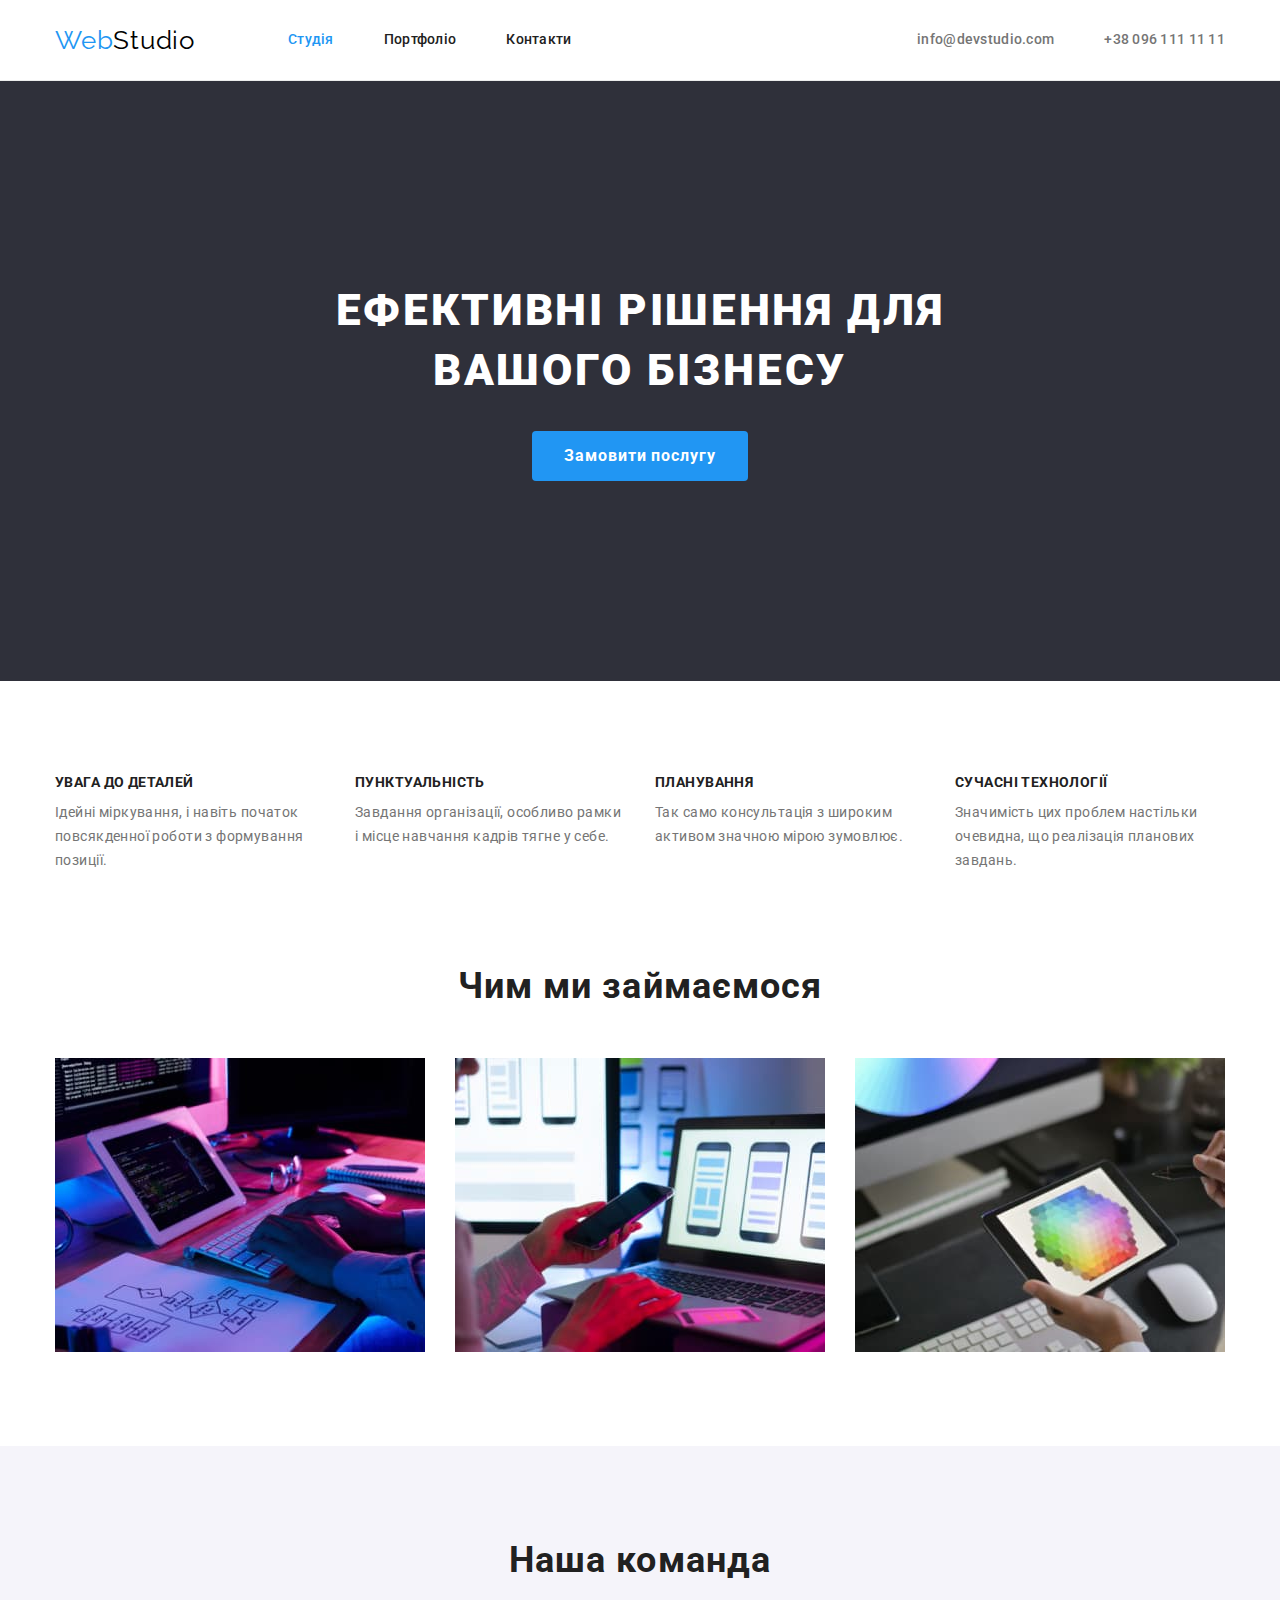
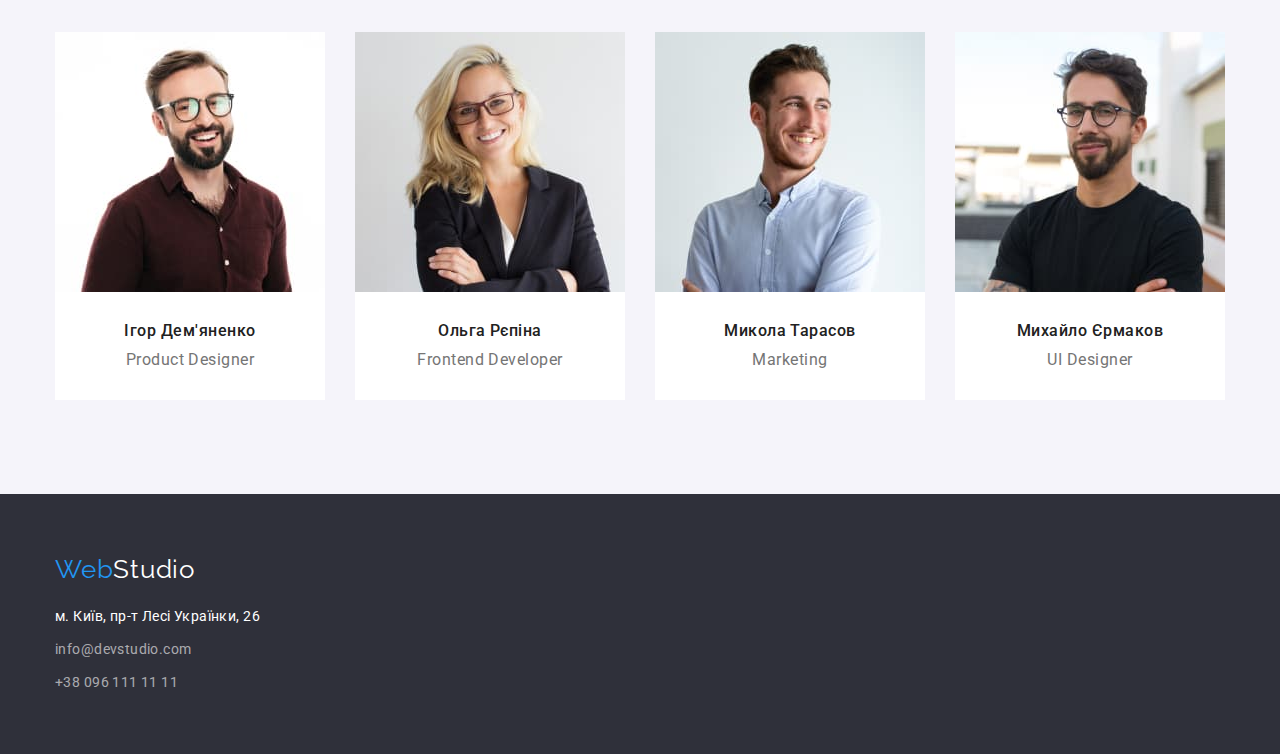
<file: index.html>
<!DOCTYPE html>
<html lang="uk">
  <head>
    <meta charset="UTF-8" />
    <meta http-equiv="X-UA-Compatible" content="IE=edge" />
    <meta name="viewport" content="width=device-width, initial-scale=1.0" />
    <title>Головна</title>
    <link rel="preconnect" href="https://fonts.googleapis.com" />
    <link rel="preconnect" href="https://fonts.gstatic.com" crossorigin />
    <link
      href="https://fonts.googleapis.com/css2?family=Raleway:wght@700&family=Roboto:wght@400;500;700;900&display=swap"
      rel="stylesheet"
    />
    <link
      rel="stylesheet"
      href="https://cdnjs.cloudflare.com/ajax/libs/modern-normalize/1.1.0/modern-normalize.min.css"
    />
    <link rel="stylesheet" href="./css/style.css" />
  </head>
  <body>
    <!-- Шапка сайта -->
    <header class="header">
      <div class="container header-main">
        <nav class="navigation">
          <a class="logo" href="index.html"
            >Web<span class="logo-header">Studio</span></a
          >

          <ul class="header-nav">
            <li class="header-item">
              <a class="link current" href="index.html">Студія</a>
            </li>
            <li class="header-item">
              <a class="link" href="portfolio.html">Портфоліо</a>
            </li>
            <li class="header-item"><a class="link">Контакти</a></li>
          </ul>
        </nav>

        <ul class="header-cont">
          <li class="contact-item">
            <a class="contacts" href="mailto:info@devstudio.com"
              >info@devstudio.com</a
            >
          </li>
          <li class="contact-item">
            <a class="contacts" href="tel:+380961111111">+38 096 111 11 11</a>
          </li>
        </ul>
      </div>
    </header>

    <!-- HERO -->

    <main>
      <section class="hero">
        <div class="container">
          <h1 class="main-text">Ефективні рішення для вашого бізнесу</h1>
          <button class="button" type="button">Замовити послугу</button>
        </div>
      </section>

      <!-- Наши приимущества -->

      <section class="section">
        <div class="container">
          <ul class="main-subtitle">
            <li class="main-item">
              <h2 class="subtitle">УВАГА ДО ДЕТАЛЕЙ</h2>
              <p class="text">
                Ідейні міркування, і навіть початок повсякденної роботи з
                формування позиції.
              </p>
            </li>

            <li class="main-item">
              <h2 class="subtitle">ПУНКТУАЛЬНІСТЬ</h2>
              <p class="text">
                Завдання організації, особливо рамки і місце навчання кадрів
                тягне у себе.
              </p>
            </li>

            <li class="main-item">
              <h2 class="subtitle">ПЛАНУВАННЯ</h2>
              <p class="text">
                Так само консультація з широким активом значною мірою зумовлює.
              </p>
            </li>

            <li class="main-item">
              <h2 class="subtitle">СУЧАСНІ ТЕХНОЛОГІЇ</h2>
              <p class="text">
                Значимість цих проблем настільки очевидна, що реалізація
                планових завдань.
              </p>
            </li>
          </ul>
        </div>
      </section>

      <!-- Спецификация -->

      <section class="section main-section">
        <div class="container">
          <h2 class="title">Чим ми займаємося</h2>
          <ul class="img-list">
            <li class="img-item">
              <img
                src="./images/img_1.jpg"
                alt="Работа на компьютере-1"
                width="370"
                height="294"
              />
            </li>

            <li class="img-item">
              <img
                src="./images/img_2.jpg"
                alt="Работа на компьютере-2"
                width="370"
                height="294"
              />
            </li>

            <li class="img-item">
              <img
                src="./images/img_3.jpg"
                alt="Работа на планшете"
                width="370"
                height="294"
              />
            </li>
          </ul>
        </div>
      </section>

      <!-- Наша команда -->

      <section class="command section">
        <div class="container">
          <h2 class="title">Наша команда</h2>

          <ul class="command-list">
            <li class="command-item">
              <img class="command-image"
                src="./images/Ihor_Demyanenko.jpg"
                alt="Ігор Дем'яненко"
                width="270"
                height="260"
              />
              <h3 class="caption">Ігор Дем'яненко</h3>
              <p class="command-text">Product Designer</p>
            </li>

            <li class="command-item">
              <img class="command-image"
                src="./images/Olga_Repina.jpg"
                alt="Ольга Рєпіна"
                width="270"
                height="260"
              />
              <h3 class="caption">Ольга Рєпіна</h3>
              <p class="command-text">Frontend Developer</p>
            </li>

            <li class="command-item">
              <img class="command-image"
                src="./images/Mikola_Tarasov.jpg"
                alt="Микола Тарасов"
                width="270"
                height="260"
              />
              <h3 class="caption">Микола Тарасов</h3>
              <p class="command-text">Marketing</p>
            </li>

            <li class="command-item">
              <img class="command-image"
                src="./images/Michael_Ermakov.jpg"
                alt="Михайло Єрмаков"
                width="270"
                height="260"
              />
              <h3 class="caption">Михайло Єрмаков</h3>
              <p class="command-text">UI Designer</p>
            </li>
          </ul>
        </div>
      </section>
    </main>

    <!-- Подвал сайта -->

    <footer class="footer">
      <div class="container">
        <a class="logo" href="index.html"
          >Web<span class="logo-footer">Studio</span></a
        >

        <address>
          <ul class="footer-address">
            <li>
              <a class="address" href="https://goo.gl/maps/B9KnuJ7qU61FjTXw7" target="_blank"
                >м. Київ, пр-т Лесі Українки, 26</a
              >
            </li>
            <li class="footer-item">
              <a class="footer-link" href="mailto:info@devstudio.com"
                >info@devstudio.com</a
              >
            </li>
            <li class="footer-item">
              <a class="footer-link" href="tel:+380961111111">+38 096 111 11 11</a>
            </li>
          </ul>
        </address>
      </div>
    </footer>
  </body>
</html>
</file>
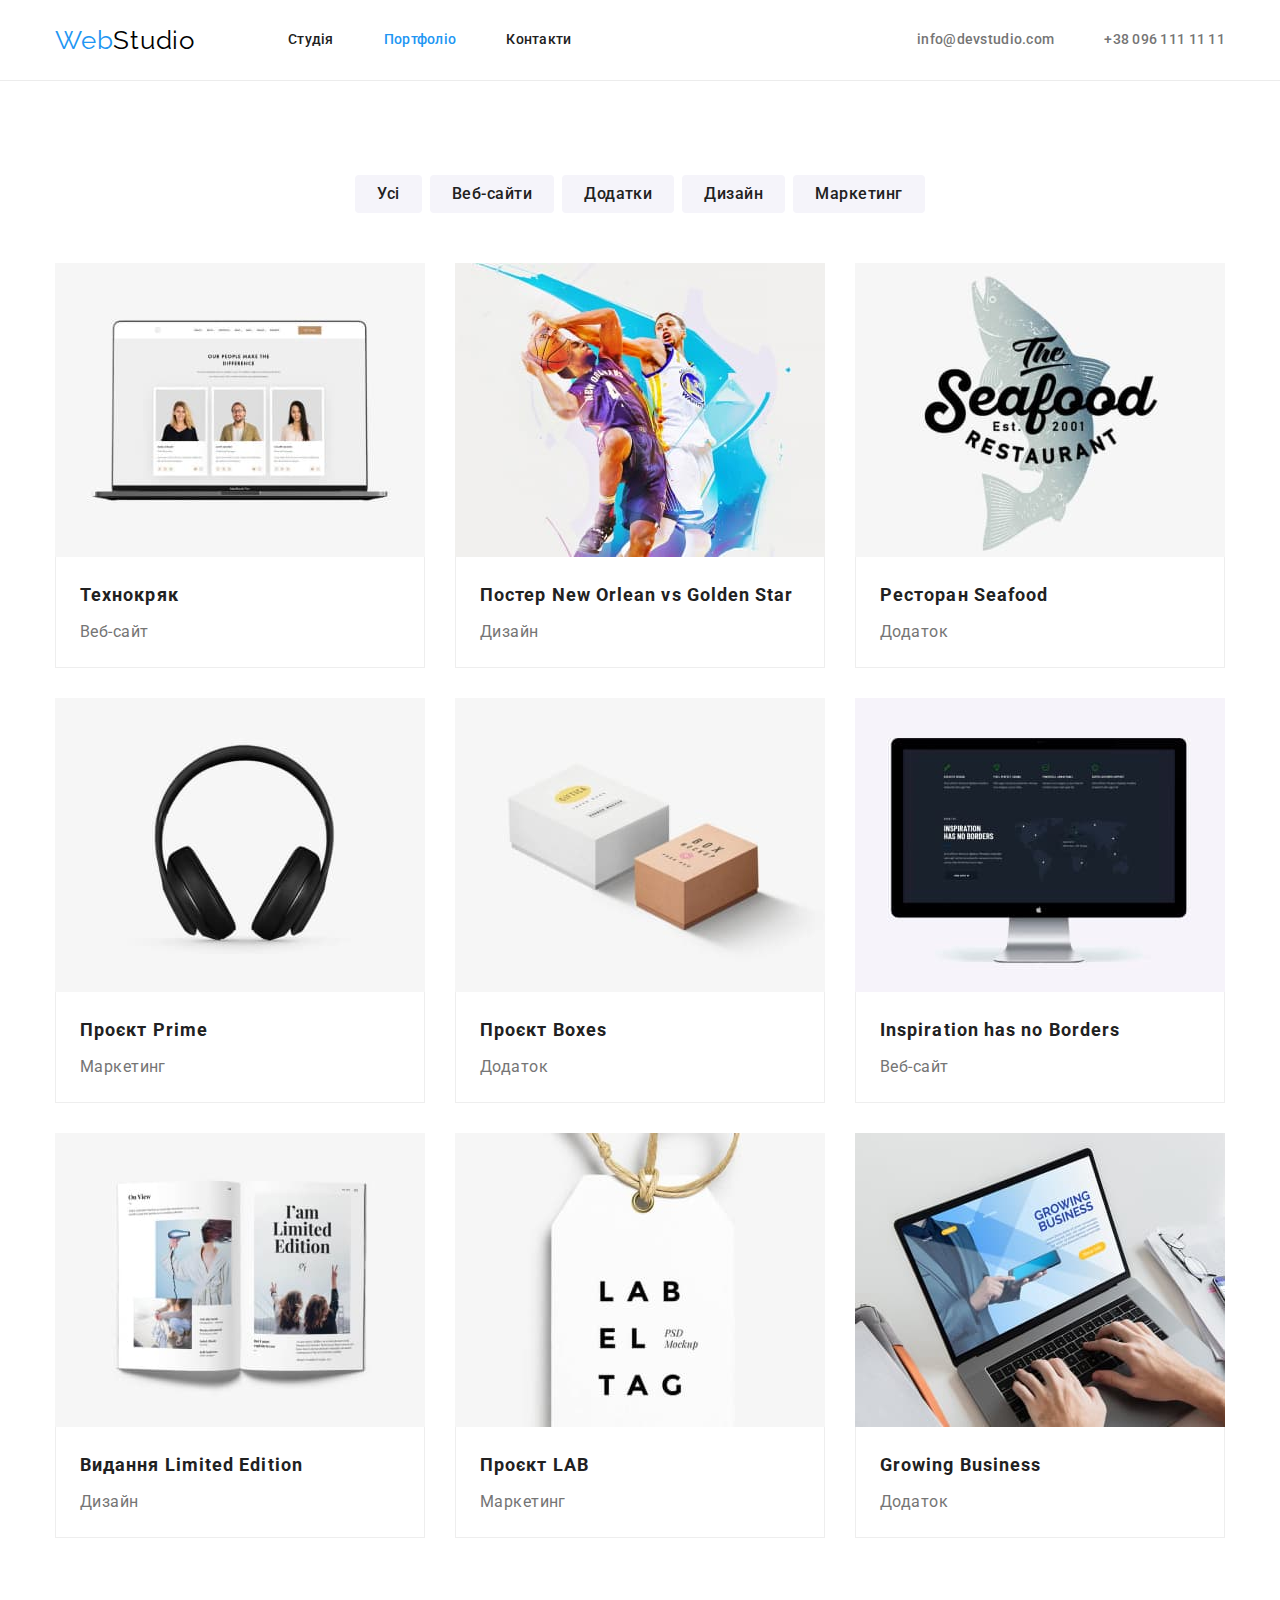
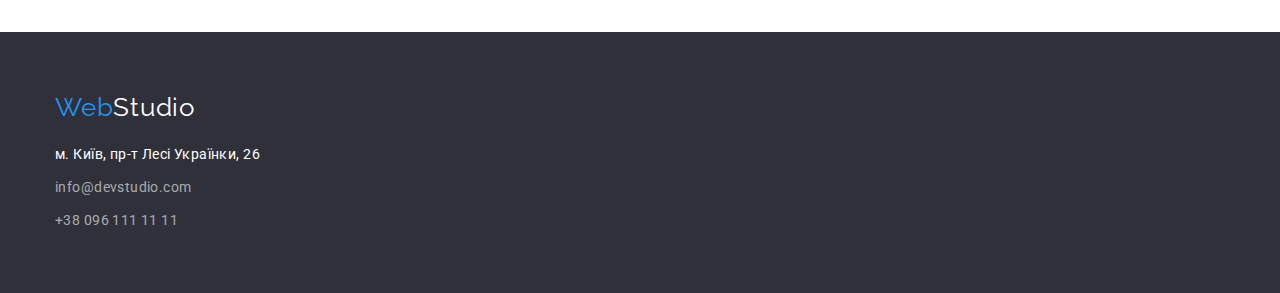
<file: portfolio.html>
<!DOCTYPE html>
<html lang="uk">
  <head>
    <meta charset="UTF-8" />
    <meta http-equiv="X-UA-Compatible" content="IE=edge" />
    <meta name="viewport" content="width=device-width, initial-scale=1.0" />
    <title>Портфоліо</title>
    <link rel="preconnect" href="https://fonts.googleapis.com" />
    <link rel="preconnect" href="https://fonts.gstatic.com" crossorigin />
    <link
      href="https://fonts.googleapis.com/css2?family=Raleway:wght@700&family=Roboto:wght@400;500;700;900&display=swap"
      rel="stylesheet"
    />
    <link
      rel="stylesheet"
      href="https://cdnjs.cloudflare.com/ajax/libs/modern-normalize/1.1.0/modern-normalize.min.css"
    />
    <link rel="stylesheet" href="./css/style.css" />
  </head>
  <body>
    <!-- Шапка сайта -->
    <header class="header">
      <div class="container header-main">
        <nav class="navigation">
          <a class="logo" href="index.html"
            >Web<span class="logo-header">Studio</span></a
          >

          <ul class="header-nav">
            <li class="header-item">
              <a class="link" href="index.html">Студія</a>
            </li>
            <li class="header-item">
              <a class="link current" href="portfolio.html">Портфоліо</a>
            </li>
            <li class="header-item"><a class="link">Контакти</a></li>
          </ul>
        </nav>

        <ul class="header-cont">
          <li class="contact-item">
            <a class="contacts" href="mailto:info@devstudio.com"
              >info@devstudio.com</a
            >
          </li>
          <li class="contact-item">
            <a class="contacts" href="tel:+380961111111">+38 096 111 11 11</a>
          </li>
        </ul>
      </div>
    </header>

    <!-- Hero -->

    <section class="section">
      <div class="container">
        <h1 class="visually-hidden">Приклади робіт</h1>

        <ul class="btn-list">
          <li class="btn-item">
            <button class="btn" type="button">Усі</button>
          </li>

          <li class="btn-item">
            <button class="btn" type="button">Веб-сайти</button>
          </li>

          <li class="btn-item">
            <button class="btn" type="button">Додатки</button>
          </li>

          <li class="btn-item">
            <button class="btn" type="button">Дизайн</button>
          </li>

          <li class="btn-item">
            <button class="btn" type="button">Маркетинг</button>
          </li>
        </ul>

        <!-- Примеры работ -->

        <ul class="work-list">
          <li class="work-item">
            <a>
              <img
                src="./images/img-1.jpg"
                alt="Приклад_1"
                width="370"
                height="294"
              />
              <div class="work-block">
                <h2 class="work-title">Технокряк</h2>
                <p class="work-text">Веб-сайт</p>
              </div>
            </a>
          </li>

          <li class="work-item">
            <a>
              <img
                src="./images/img-2.jpg"
                alt="Приклад_2"
                width="370"
                height="294"
              />
              <div class="work-block">
                <h2 class="work-title">Постер New Orlean vs Golden Star</h2>
                <p class="work-text">Дизайн</p>
              </div>
            </a>
          </li>

          <li class="work-item">
            <a>
              <img
                src="./images/img-3.jpg"
                alt="Приклад_3"
                width="370"
                height="294"
              />
              <div class="work-block">
                <h2 class="work-title">Ресторан Seafood</h2>
                <p class="work-text">Додаток</p>
              </div>
            </a>
          </li>

          <li class="work-item">
            <a>
              <img
                src="./images/img-4.jpg"
                alt="Приклад_4"
                width="370"
                height="294"
              />
              <div class="work-block">
                <h2 class="work-title">Проєкт Prime</h2>
                <p class="work-text">Маркетинг</p>
              </div>
            </a>
          </li>

          <li class="work-item">
            <a>
              <img
                src="./images/img-5.jpg"
                alt="Приклад_5"
                width="370"
                height="294"
              />
              <div class="work-block">
                <h2 class="work-title">Проєкт Boxes</h2>
                <p class="work-text">Додаток</p>
              </div>
            </a>
          </li>

          <li class="work-item">
            <a>
              <img
                src="./images/img-6.jpg"
                alt="Приклад_6"
                width="370"
                height="294"
              />
              <div class="work-block">
                <h2 class="work-title">Inspiration has no Borders</h2>
                <p class="work-text">Веб-сайт</p>
              </div>
            </a>
          </li>

          <li class="work-item">
            <a>
              <img
                src="./images/img-7.jpg"
                alt="Приклад_7"
                width="370"
                height="294"
              />
              <div class="work-block">
                <h2 class="work-title">Видання Limited Edition</h2>
                <p class="work-text">Дизайн</p>
              </div>
            </a>
          </li>

          <li class="work-item">
            <a>
              <img
                src="./images/img-8.jpg"
                alt="Приклад_8"
                width="370"
                height="294"
              />
              <div class="work-block">
                <h2 class="work-title">Проєкт LAB</h2>
                <p class="work-text">Маркетинг</p>
              </div>
            </a>
          </li>

          <li class="work-item">
            <a>
              <img
                src="./images/img-9.jpg"
                alt="Приклад_9"
                width="370"
                height="294"
              />
              <div class="work-block">
                <h2 class="work-title">Growing Business</h2>
                <p class="work-text">Додаток</p>
              </div>
            </a>
          </li>
        </ul>
      </div>
    </section>

    <!-- Подвал сайта -->

    <footer class="footer">
      <div class="container">
        <a class="logo" href="index.html"
          >Web<span class="logo-footer">Studio</span></a
        >

        <address>
          <ul class="footer-address">
            <li>
              <a
                class="address"
                href="https://goo.gl/maps/B9KnuJ7qU61FjTXw7"
                target="_blank"
                >м. Київ, пр-т Лесі Українки, 26</a
              >
            </li>
            <li class="footer-item">
              <a class="footer-link" href="mailto:info@devstudio.com"
                >info@devstudio.com</a
              >
            </li>
            <li class="footer-item">
              <a class="footer-link" href="tel:+380961111111"
                >+38 096 111 11 11</a
              >
            </li>
          </ul>
        </address>
      </div>
    </footer>
  </body>
</html>
</file>
<file: css/style.css>
/* Переменные */
:root {
    --bg-color: #FFFFFF;
    --blue: #2196F3;
    --btn-active: #188CE8;
    --primary-color: #757575;
    --second-color: #212121;
    --logo-color: #000000;
    --bg-second: #F5F4FA;
    --bg-footer: #2F303A;
    --footer-address: rgba(255, 255, 255, 0.6);
}


/* Глобальные стили */

body {
    font-family: 'Roboto', sans-serif;
    font-size: 14px;
    letter-spacing: 0.03em;
    color: var(--primary-color);

    background-color: var(--bg-color);
}

h1, h2, h3, p, ul {
    margin: 0;
    padding: 0;
}

img {
    display: block;
    max-width: 100%;
    height: auto;
}

a {
    text-decoration: none;
}

ul {
    list-style: none;
}

.container {
    width: 1200px;
    margin: 0 auto;
    padding: 0 15px;
}

.section {
    padding: 94px 0;
}

.visually-hidden {
    position: absolute;
   width: 1px;
   height: 1px;
   margin: -1px;
   border: 0;
   padding: 0;
   white-space: nowrap;
   clip-path: inset(100%);
   clip: rect(0 0 0 0);
   overflow: hidden;
 }

.title {
    margin-bottom: 50px;

    font-weight: 700;
    font-size: 36px;
    line-height: 1.16;
    text-align: center;
    letter-spacing: 0.03em;
    color: var(--second-color);
}


/* Логотип */

.logo {
    font-family: 'Raleway', sans-serif;
    font-size: 26px;
    line-height: 1.19;
    letter-spacing: 0.03em;
    color: var(--blue);

}

.logo-header {
    margin-right: 93px;
    color: var(--logo-color);
}

.logo-footer {
    display: inline-block;
    margin-bottom: 20px;

    color: var(--bg-color);
}


/* Навігація */

.link.current {
    color: var(--blue);
}

.header {
    border-bottom: 1px solid #ECECEC;
}

.header-main {
    display: flex;
}

.header-nav {
    display: flex;
}

.header-item + .header-item {
    margin-left: 50px;
}

.navigation {
    display: flex;
    align-items: center;
}

.link {
    display: inline-block;
    padding-top: 32px;
    padding-bottom: 32px;

    font-weight: 500;
    font-size: 14px;
    line-height: 1.14;
    letter-spacing: 0.02em;
    color: var(--second-color);
}

.link:hover,
.link:focus {
    color: var(--blue);
}

.header-cont {
    display: flex;
    margin-left: auto;
}

.contact-item + .contact-item {
    margin-left: 50px;
}

.contacts {
    display: inline-block;
    padding-top: 32px;
    padding-bottom: 32px;

    font-weight: 500;
    font-size: 14px;
    line-height: 1.14;
    letter-spacing: 0.02em;
    color: var(--primary-color);
}

.contacts:hover,
.contacts:focus {
    color: var(--blue);
}



/* Герой на главной*/

.hero {
    padding-top: 200px;
    padding-bottom: 200px;
    text-align: center;

    background-color: var(--bg-footer);
}

.main-text {
    margin-left: auto;
    margin-right: auto;
    margin-bottom: 30px;
    width: 696px;

    font-weight: 900;
    font-size: 44px;
    line-height: 1.36;
    letter-spacing: 0.06em;
    text-transform: uppercase;
    color: var(--bg-color);
}

.button {
    padding: 10px 32px;

    font-family: 'Roboto';
    font-weight: 700;
    font-size: 16px;
    line-height: 1.88;
    letter-spacing: 0.06em;
    color: var(--bg-color);

    border: none;
    border-radius: 4px;
    background-color: var(--blue);
}

.button:hover,
.button:focus {
    background-color: var(--btn-active);
}


/* Наши приимущества */

.main-subtitle {
    display: flex;
}

.main-item {
    width: 270px;
}

.main-item + .main-item {
    margin-left: 30px;
}

.subtitle {
    margin-bottom: 10px;

    font-size: 14px;
    line-height: 1.14;
    color: var(--second-color);
}

.text {
line-height: 1.71;
}


/* Спецификация */

.main-section {
    padding-top: 0;
}

.img-list {
    display: flex;
}

.img-item + .img-item {
    margin-left: 30px;
}


/* Наша команда */

.command {
    background-color: var(--bg-second);
}

.command-list {
    display: flex;
}

.command-item {
    width: 270px;

    background-color: var(--bg-color);
}

.command-item + .command-item {
    margin-left: 30px;
}

.command-image {
    margin-bottom: 30px;
}

.command-title {
    margin-bottom: 50px;
}

.caption {
    margin-bottom: 10px;

    font-weight: 500;
    font-size: 16px;
    line-height: 1.18;
    letter-spacing: 0.03em;
    text-align: center;
    color: var(--second-color);
}

.command-text {
    margin-bottom: 30px;

    font-size: 16px;
    line-height: 1.18;
    letter-spacing: 0.03em;
    text-align: center;
}


/* Подвал сайта */

.footer {
    padding-top: 60px;
    padding-bottom: 60px;

    background-color: var(--bg-footer);
}

.footer-address .address {
    display: inline-block;
    margin-bottom: 9px;
    
    font-style: normal;
    line-height: 1.71;
    color: var(--bg-color);
}

.footer-address .address:hover,
.footer-address .address:focus {
    color: var(--blue);
}

.footer-link {
    font-style: normal;
    line-height: 1.71;
    color: var(--footer-address);
}

.footer-item:not(:last-child) {
    display: inline-block;
    margin-bottom: 9px;
}

.footer-link:hover,
.footer-link:focus {
    color: var(--blue);
}


/* Портфолио */
/* Кнопки в портфолио */

.btn-list {
    display: flex;
    justify-content: center;
    margin-bottom: 50px;
}

.btn-item + .btn-item{
margin-left: 8px;
}

.btn {
    padding: 6px 22px;

    font-family: 'Roboto';
    font-weight: 500;
    font-size: 16px;
    line-height: 1.62;
    letter-spacing: 0.03em;
    color: var(--second-color);

    background-color: var(--bg-second);
    border-radius: 4px;
    border: none;
}

.btn:hover,
.btn:focus {
    color: var(--bg-color);
    background-color: var(--blue);
}


/* Примеры работ */

.work-list {
    display: flex;
    flex-wrap: wrap;
}

.work-item {
    margin-right: 30px;
    margin-bottom: 30px;
}

.work-item:nth-child(3n) {
    margin-right: 0;
}

.work-item:nth-last-child(-n + 3) {
    margin-bottom: 0;
}

.work-block {
    padding-top: 20px;
    padding-left: 24px;
    padding-bottom: 20px;
    width: 370px;

    border-left: 1px solid #EEEEEE;
    border-bottom: 1px solid #EEEEEE;
    border-right: 1px solid #EEEEEE;
}

.work-title {
    margin-bottom: 4px;

    font-size: 18px;
    line-height: 2;
    letter-spacing: 0.06em;
    color: var(--second-color);
}

.work-text {
    font-size: 16px;
    line-height: 1.88;
}
</file>
